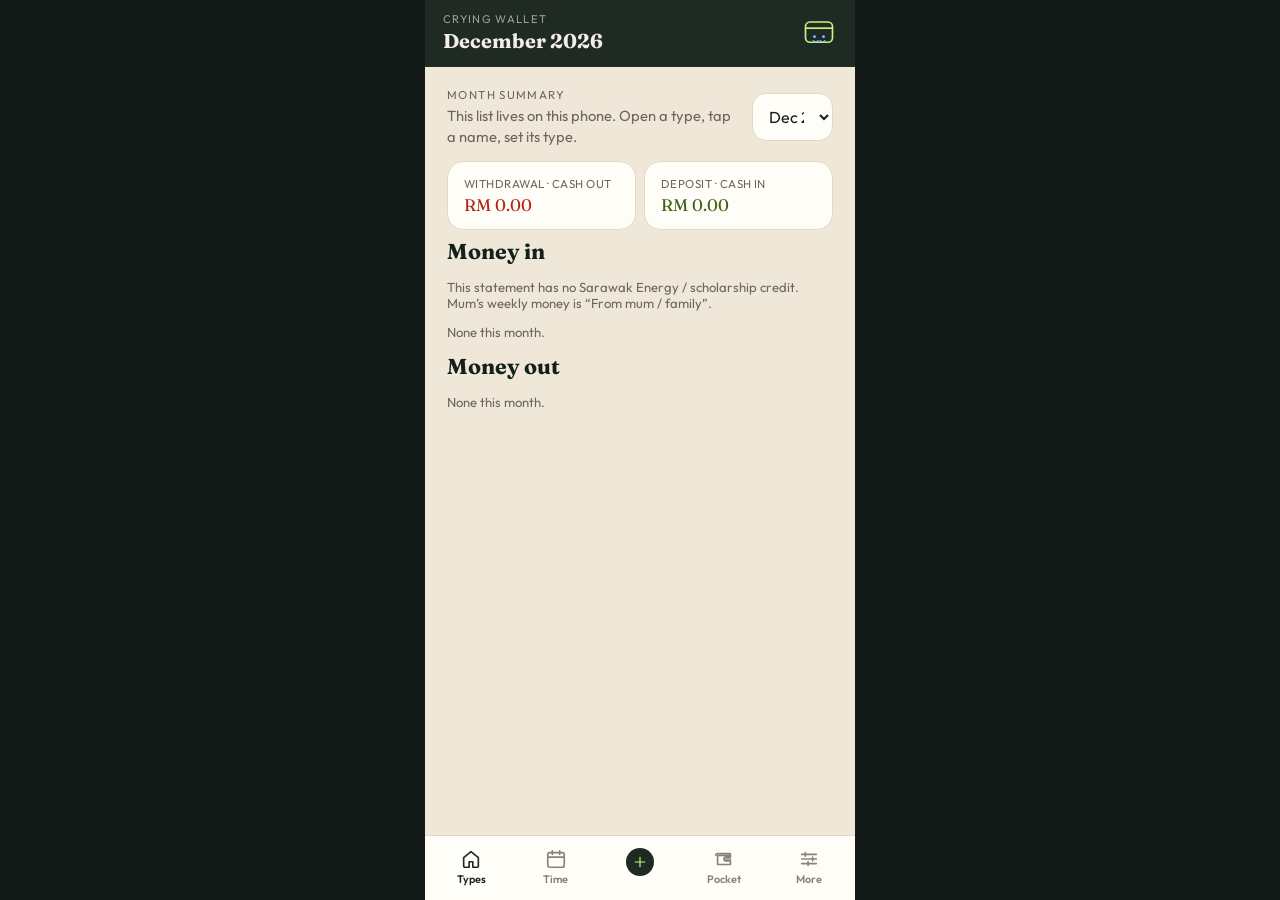
<file: index.html>
<!DOCTYPE html>
<html lang="en">
<head>
    <meta charset="UTF-8">
    <meta name="viewport" content="width=device-width, initial-scale=1, viewport-fit=cover">
    <meta name="theme-color" content="#1f2a24">
    <meta name="apple-mobile-web-app-capable" content="yes">
    <meta name="apple-mobile-web-app-status-bar-style" content="black-translucent">
    <meta name="apple-mobile-web-app-title" content="crying wallet">
    <link rel="manifest" href="manifest.webmanifest">
    <link rel="apple-touch-icon" href="assets/icon-192.png">
    <link rel="icon" href="assets/icon.svg" type="image/svg+xml">
    <title>crying wallet</title>
    <link rel="preconnect" href="https://fonts.googleapis.com">
    <link rel="preconnect" href="https://fonts.gstatic.com" crossorigin>
    <link href="https://fonts.googleapis.com/css2?family=Fraunces:opsz,wght@9..144,600;9..144,700&family=Outfit:wght@400;500;600&display=swap" rel="stylesheet">
    <link rel="stylesheet" href="assets/app.css">
</head>
<body class="dashboard">
    <div class="desk">
        <div class="app">
            <header class="topbar">
                <div>
                    <p class="eyebrow">crying wallet</p>
                    <h1 id="page-title">Types</h1>
                </div>
                <span class="face" aria-hidden="true">
                    <svg viewBox="0 0 64 64" width="36" height="36">
                        <rect x="8" y="16" width="48" height="36" rx="8" fill="none" stroke="#c8f27a" stroke-width="3"/>
                        <path d="M8 27h48" stroke="#c8f27a" stroke-width="3"/>
                        <circle cx="24" cy="42" r="2.5" fill="#7ec8ff"/>
                        <circle cx="40" cy="42" r="2.5" fill="#7ec8ff"/>
                        <path d="M22 49c2.2 3.2 6.2 3.2 8.4 0" stroke="#7ec8ff" stroke-width="2" fill="none" stroke-linecap="round"/>
                        <path d="M34 49c2.2 3.2 6.2 3.2 8.4 0" stroke="#7ec8ff" stroke-width="2" fill="none" stroke-linecap="round"/>
                    </svg>
                </span>
            </header>
            <main class="screen" id="screen"></main>
            <nav class="tabbar">
                <a class="tab active" data-tab="dashboard" href="#/"><svg viewBox="0 0 24 24" aria-hidden="true"><path d="M4 10.5 12 4l8 6.5V20a1 1 0 0 1-1 1h-5v-6H10v6H5a1 1 0 0 1-1-1z"/></svg><span>Types</span></a>
                <a class="tab" data-tab="timeline" href="#/time"><svg viewBox="0 0 24 24" aria-hidden="true"><rect x="3" y="5" width="18" height="16" rx="2"/><path d="M3 10h18M8 3v4M16 3v4"/></svg><span>Time</span></a>
                <a class="tab tab-add" data-tab="upload" href="#/add"><svg viewBox="0 0 24 24" aria-hidden="true"><path d="M12 5v14M5 12h14"/></svg><span>Add</span></a>
                <a class="tab" data-tab="scholarship" href="#/pocket"><svg viewBox="0 0 24 24" aria-hidden="true"><path d="M3 8a2 2 0 0 1 2-2h14v2H5v10h14v-4h-5a2 2 0 1 1 0-4h5V8"/><path d="M19 12h-5"/></svg><span>Pocket</span></a>
                <a class="tab" data-tab="more" href="#/more"><svg viewBox="0 0 24 24" aria-hidden="true"><path d="M4 7h16M4 12h16M4 17h16M8 5v4M16 10v4M11 15v4"/></svg><span>More</span></a>
            </nav>
        </div>
    </div>
    <script src="assets/vendor/pako.min.js"></script>
    <script src="assets/store.js"></script>
    <script src="assets/pdf-parse.js"></script>
    <script src="assets/logic.js"></script>
    <script src="assets/app.js"></script>
</body>
</html>
</file>
<file: assets/app.css>
:root {
    --ink: #14211b;
    --paper: #efe8d8;
    --panel: #fffdf8;
    --line: #e2d8c4;
    --muted: #6e665b;
    --moss: #1f2a24;
    --lime: #c8f27a;
    --tear: #7ec8ff;
    --in: #3f6212;
    --out: #b42318;
    --safe-bottom: env(safe-area-inset-bottom, 0px);
}

* { box-sizing: border-box; -webkit-tap-highlight-color: transparent; }
html, body { margin: 0; min-height: 100%; }
body {
    background: #121916;
    color: var(--ink);
    font-family: Outfit, system-ui, sans-serif;
}

.desk {
    min-height: 100dvh;
    display: flex;
    justify-content: center;
}

.app {
    width: 100%;
    max-width: 430px;
    min-height: 100dvh;
    background: var(--paper);
    display: grid;
    grid-template-rows: auto 1fr auto;
    position: relative;
}

.topbar {
    background: var(--moss);
    color: #f4efe6;
    padding: calc(12px + env(safe-area-inset-top, 0px)) 18px 14px;
    display: flex;
    justify-content: space-between;
    align-items: center;
}
.eyebrow {
    margin: 0;
    font-size: 0.7rem;
    letter-spacing: 0.12em;
    text-transform: uppercase;
    color: #9ca394;
}
.topbar h1 {
    font-family: Fraunces, serif;
    font-size: 1.25rem;
    margin: 2px 0 0;
}

.screen {
    overflow: auto;
    padding: 20px 22px 32px;
    -webkit-overflow-scrolling: touch;
}

.tabbar {
    display: grid;
    grid-template-columns: repeat(5, 1fr);
    background: #fffdf8;
    border-top: 1px solid var(--line);
    padding: 6px 4px calc(8px + var(--safe-bottom));
}
.tab {
    display: flex;
    flex-direction: column;
    align-items: center;
    gap: 2px;
    text-decoration: none;
    color: #8a8276;
    font-size: 0.68rem;
    font-weight: 600;
    padding: 6px 0;
}
.tab svg {
    width: 22px;
    height: 22px;
    fill: none;
    stroke: currentColor;
    stroke-width: 1.8;
    stroke-linecap: round;
    stroke-linejoin: round;
}
.tab.active { color: var(--moss); }
.tab-add span { display: none; }
.tab-add svg {
    width: 28px;
    height: 28px;
    background: var(--moss);
    color: var(--lime);
    stroke: var(--lime);
    border-radius: 50%;
    padding: 6px;
}

h2 { font-family: Fraunces, serif; font-size: 1.05rem; margin: 0 0 10px; }
.lede { color: var(--muted); font-size: 0.92rem; line-height: 1.4; margin: 0 0 14px; }
.hint { font-size: 0.82rem; color: var(--muted); }
.muted { color: var(--muted); }

.hero {
    display: flex;
    justify-content: space-between;
    align-items: center;
    gap: 12px;
    margin-bottom: 14px;
}
.hero h1 { display: none; }

select, input, textarea, button { font: inherit; }
select, input, textarea {
    background: var(--panel);
    border: 1px solid var(--line);
    border-radius: 14px;
    padding: 12px 12px;
    color: var(--ink);
    width: 100%;
    min-height: 44px;
}

.cards {
    display: grid;
    grid-template-columns: 1fr 1fr;
    gap: 10px;
    margin-bottom: 14px;
}
.cards.hero-cards { grid-template-columns: 1fr; }
.card {
    background: var(--panel);
    border: 1px solid var(--line);
    border-radius: 18px;
    padding: 14px;
}
.card.remain {
    background: var(--moss);
    color: #f4efe6;
    border-color: transparent;
}
.card.remain .label { color: #9ca394; }
.card.remain .value { color: var(--lime); }
.card .label { color: var(--muted); font-size: 0.72rem; letter-spacing: 0.06em; text-transform: uppercase; }
.card .value { font-family: Fraunces, serif; font-size: 1.45rem; margin-top: 4px; }
.card.in .value { color: var(--in); }
.card.out .value { color: var(--out); }

.split { display: flex; flex-direction: column; gap: 12px; }

.pill {
    display: inline-flex;
    border-radius: 999px;
    padding: 2px 8px;
    font-size: 0.7rem;
    background: #efe8d8;
}
.pill.in { background: #ecfccb; color: var(--in); }
.pill.out { background: #fee2e2; color: var(--out); }

.btn {
    background: var(--moss);
    color: var(--lime);
    border: 0;
    border-radius: 14px;
    padding: 14px 16px;
    width: 100%;
    font-weight: 600;
    min-height: 48px;
}
.btn.ghost { background: transparent; color: var(--ink); border: 1px solid var(--line); }

.drop {
    border: 1.5px dashed #b7ad97;
    border-radius: 20px;
    padding: 28px 16px;
    text-align: center;
    background: #fffaf0;
}
.import-list { display: flex; flex-direction: column; gap: 8px; margin-bottom: 18px; }
.import-card {
    background: var(--panel);
    border: 1px solid var(--line);
    border-radius: 16px;
    padding: 14px 16px;
    display: flex;
    justify-content: space-between;
    gap: 12px;
    align-items: center;
}
.import-card strong { font-family: Fraunces, serif; font-size: 1.05rem; }
.import-card a, .import-card .link-btn {
    color: var(--moss);
    font-weight: 600;
    text-decoration: none;
    font-size: 0.88rem;
    background: none;
    border: 0;
    padding: 0;
    min-height: 0;
    width: auto;
    cursor: pointer;
    font-family: inherit;
}
.import-card .link-btn { color: var(--out); }
.import-actions { display: flex; flex-direction: column; gap: 8px; align-items: flex-end; }
.flash { background: #ecfccb; border: 1px solid #bef264; padding: 12px; border-radius: 14px; margin-bottom: 12px; }
.error { background: #fee2e2; border-color: #fca5a5; }

.stack { display: flex; flex-direction: column; gap: 12px; }
.stack label, .row label { display: flex; flex-direction: column; gap: 6px; font-size: 0.88rem; }
.row { display: flex; flex-direction: column; gap: 10px; }
.filters { display: grid; grid-template-columns: 1fr 1fr; gap: 8px; margin-bottom: 12px; }
.filters .wide { grid-column: 1 / -1; }

.bars { display: flex; flex-direction: column; gap: 10px; }
.bar-row { display: grid; grid-template-columns: 88px 1fr 72px; gap: 8px; align-items: center; font-size: 0.85rem; }
.bar { height: 8px; background: #efe8d8; border-radius: 99px; overflow: hidden; }
.bar > span { display: block; height: 100%; background: #1f2a24; }

.txn-list { display: flex; flex-direction: column; gap: 8px; }
.txn {
    background: var(--panel);
    border: 1px solid var(--line);
    border-radius: 16px;
    padding: 12px;
    display: grid;
    grid-template-columns: 1fr auto;
    gap: 4px 10px;
}
.txn .who { font-weight: 600; }
.txn .amt { font-family: Fraunces, serif; }
.txn .amt.out { color: var(--out); }
.txn .amt.in { color: var(--in); }
.txn .meta { grid-column: 1 / -1; font-size: 0.78rem; color: var(--muted); }
.txn .cat { grid-column: 1 / -1; }
.cat-select { min-height: 40px; }
.saved { color: var(--in); font-size: 0.75rem; opacity: 0; }
.saved.show { opacity: 1; }

.rule {
    display: flex;
    justify-content: space-between;
    gap: 10px;
    align-items: center;
    padding: 12px 0;
    border-bottom: 1px solid var(--line);
    font-size: 0.9rem;
}
.rule a { color: var(--out); text-decoration: none; font-size: 0.8rem; }

.eyebrow-inline {
    margin: 0 0 4px;
    font-size: 0.72rem;
    letter-spacing: 0.12em;
    text-transform: uppercase;
    color: var(--muted);
}
.section-title { margin: 8px 0 14px; font-size: 1.35rem; }

.glance {
    display: grid;
    grid-template-columns: 1fr 1fr;
    gap: 8px;
    margin-bottom: 18px;
}
.glance-balance { margin-bottom: 8px; }
.glance article.remain {
    background: var(--moss);
    color: #f4efe6;
    border-color: transparent;
}
.glance article.remain .label { color: #9ca394; }
.glance article.remain .value { color: var(--lime); }
.tally { margin: 0 0 16px; }
.tally.ok { color: var(--in); }
.glance article {
    background: var(--panel);
    border: 1px solid var(--line);
    border-radius: 16px;
    padding: 14px 16px;
}
.glance .label { color: var(--muted); font-size: 0.72rem; text-transform: uppercase; letter-spacing: 0.04em; }
.glance .value { font-family: Fraunces, serif; font-size: 1.05rem; margin-top: 4px; word-break: break-word; }
.glance .value.out { color: var(--out); }
.glance .value.in { color: var(--in); }

.cat-grid {
    display: flex;
    flex-direction: column;
    gap: 10px;
}
.cat-card {
    background: var(--panel);
    border: 1px solid var(--line);
    border-radius: 18px;
    padding: 0;
}
.cat-card-wide { grid-column: 1 / -1; margin-bottom: 12px; }
.cat-card summary {
    list-style: none;
    cursor: pointer;
    padding: 16px 18px;
    display: grid;
    grid-template-columns: 1fr auto;
    gap: 2px 12px;
}
.cat-card summary::-webkit-details-marker { display: none; }
.cat-name { font-family: Fraunces, serif; font-size: 1.2rem; }
.cat-amt { font-family: Fraunces, serif; font-size: 1.2rem; }
.cat-sub, .cat-payees {
    grid-column: 1 / -1;
    color: var(--muted);
    font-size: 0.85rem;
}
.cat-payees { white-space: nowrap; overflow: hidden; text-overflow: ellipsis; }
.payee-roll {
    list-style: none;
    margin: 0;
    padding: 0 18px 14px;
    border-top: 1px solid var(--line);
}
.payee-roll li {
    display: block;
    padding: 0;
    border-bottom: 1px solid var(--line);
    font-size: 0.95rem;
}
.payee-row > summary {
    list-style: none;
    display: grid;
    grid-template-columns: 1fr auto;
    gap: 2px 12px;
    padding: 10px 0;
    cursor: pointer;
}
.payee-row > summary::-webkit-details-marker { display: none; }
.payee-row > summary em {
    grid-column: 1 / -1;
    font-style: normal;
    color: var(--muted);
    font-size: 0.78rem;
}
.payee-row .tl-edit {
    padding-bottom: 10px;
}
.fix-list { padding: 0 18px 16px; }
.fix-list summary { padding: 10px 0; color: var(--muted); font-size: 0.85rem; cursor: pointer; }

.cal {
    margin: 0 -6px 16px;
}
.cal-weekdays,
.cal-grid {
    display: grid;
    grid-template-columns: repeat(7, 1fr);
    gap: 3px;
}
.cal-weekdays span {
    text-align: center;
    font-size: 0.68rem;
    font-weight: 600;
    color: var(--muted);
    letter-spacing: 0.04em;
    padding: 0 0 6px;
}
.cal-cell {
    min-height: 58px;
    border-radius: 10px;
    padding: 4px 4px 5px;
    text-decoration: none;
    color: var(--ink);
    display: flex;
    flex-direction: column;
    gap: 1px;
    background: transparent;
    border: 1px solid transparent;
}
.cal-cell.pad { min-height: 0; pointer-events: none; }
.cal-cell.idle { opacity: 0.42; }
.cal-cell.on {
    background: var(--panel);
    border-color: var(--line);
    opacity: 1;
}
.cal-cell.sel {
    background: var(--moss);
    border-color: var(--moss);
    color: #f4efe6;
    opacity: 1;
}
.cal-n { font-size: 0.72rem; font-weight: 600; line-height: 1.1; }
.cal-out, .cal-in {
    font-size: 0.58rem;
    font-weight: 600;
    line-height: 1.15;
    letter-spacing: -0.02em;
}
.cal-out { color: var(--out); }
.cal-in { color: var(--in); }
.cal-cell.sel .cal-out { color: #ffb4ae; }
.cal-cell.sel .cal-in { color: var(--lime); }

.day-sheet {
    background: var(--panel);
    border: 1px solid var(--line);
    border-radius: 18px;
    padding: 14px 14px 8px;
}
.day-sheet h2 { margin: 0 0 6px; font-size: 1.15rem; }
.day-sheet-sum {
    display: flex;
    gap: 14px;
    margin: 0 0 12px;
    font-size: 0.85rem;
    font-weight: 600;
}
.day-sheet-sum .out { color: var(--out); }
.day-sheet-sum .in { color: var(--in); }
.day-sheet .tl-row { margin-bottom: 8px; border: 1px solid var(--line); }

.day { margin: 0 0 22px; }
.day h2 {
    font-size: 0.78rem;
    letter-spacing: 0.08em;
    text-transform: uppercase;
    color: var(--muted);
    margin: 0;
}
.day {
    display: grid;
    grid-template-columns: 1fr auto;
    gap: 8px 10px;
}
.day h2 { grid-column: 1; }
.day-net { grid-column: 2; font-size: 0.85rem; align-self: center; }
.day .tl-row { grid-column: 1 / -1; }
.day-net.out { color: var(--out); }
.day-net.in { color: var(--in); }
.tl-row {
    background: var(--panel);
    border-radius: 14px;
    padding: 12px 14px;
    margin-bottom: 8px;
    display: grid;
    grid-template-columns: 1fr auto;
    gap: 2px 10px;
}
.tl-who { font-weight: 600; text-decoration: underline dotted rgba(31, 42, 36, 0.35); text-underline-offset: 3px; }
.tl-amt { font-family: Fraunces, serif; }
.tl-amt.out { color: var(--out); }
.tl-amt.in { color: var(--in); }
.tl-cat {
    grid-column: 1 / -1;
    font-size: 0.75rem;
    color: var(--muted);
    text-transform: uppercase;
    letter-spacing: 0.04em;
}
details.tl-row > summary {
    list-style: none;
    display: grid;
    grid-template-columns: 1fr auto;
    gap: 2px 10px;
    cursor: pointer;
}
details.tl-row > summary::-webkit-details-marker { display: none; }
.tl-edit {
    grid-column: 1 / -1;
    padding-top: 10px;
    margin-top: 8px;
    border-top: 1px solid var(--line);
}
.tl-edit label {
    display: block;
    font-size: 0.72rem;
    text-transform: uppercase;
    letter-spacing: 0.04em;
    color: var(--muted);
    margin-bottom: 6px;
}
.tl-edit .cat-select { width: 100%; }
.tl-edit .hint { margin: 8px 0 0; }

.menu-link,
button.menu-link {
    display: block;
    width: 100%;
    text-align: left;
    background: var(--panel);
    border: 1px solid var(--line);
    border-radius: 16px;
    padding: 16px;
    text-decoration: none;
    color: inherit;
    margin-bottom: 10px;
    font-weight: 600;
    cursor: pointer;
}

.print-actions { display: flex; flex-direction: column; gap: 8px; margin-bottom: 16px; }
.print-sheet h3 { margin: 18px 0 6px; font-family: Fraunces, serif; }
.print-sheet ul { padding-left: 18px; margin: 0; }

body.summary .tabbar { display: none; }

@media print {
    body { background: #fff; }
    .desk, .app { display: block; max-width: none; }
    .topbar, .tabbar, .print-actions { display: none !important; }
    .screen { overflow: visible; padding: 0; }
}
</file>
